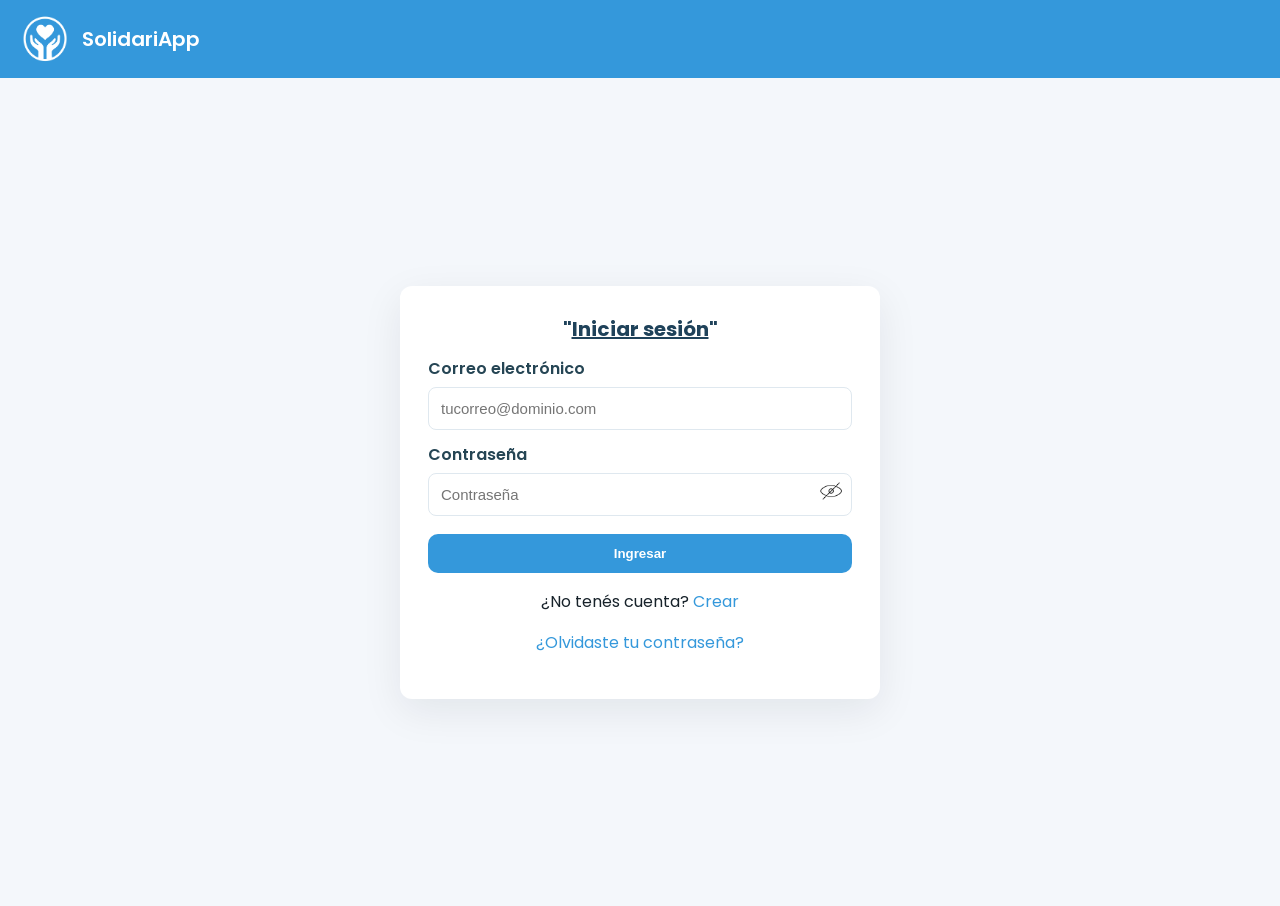
<file: login/login.html>
<!DOCTYPE html>
<html lang="es">
<head>
  <meta charset="utf-8" />
  <meta name="viewport" content="width=device-width,initial-scale=1" />
  <title>Login — SolidariApp</title>
  <link href="https://fonts.googleapis.com/css2?family=Poppins:wght@400;600&display=swap" rel="stylesheet">
  <link rel="stylesheet" href="login.css" />
  <script defer src="login.js"></script>
</head>
<body>
  <header class="topbar">
    <img src="img/logo_header.png" alt="SolidariApp" class="brand-logo">
    <div class="brand-name"><a href="../index/index.html">SolidariApp</a></div>
  </header>

  <main class="main-area">
    <section class="card">
      <div id="alertBox" class="alert hidden"></div>

      <h2 class="card-title">"<u>Iniciar sesión</u>"</h2>

      <form id="loginForm" action="login.php" method="POST" novalidate>
        <label for="email">Correo electrónico</label>
        <input id="email" name="email" type="email" required placeholder="tucorreo@dominio.com" />

        <label for="password">Contraseña</label>
        <div class="password-container">
          <input id="password" name="password" type="password" required placeholder="Contraseña" autocomplete="current-password" />
          <img id="toggleIcon" src="img/eye_closed.png" alt="Mostrar" class="eye-icon" />
        </div>

        <button type="submit" class="btn">Ingresar</button>
      </form>

      <div class="links">
        <p>¿No tenés cuenta? <a href="../registro/registro.html">Crear</a></p>
        <p><a href="../recuperar/recuperar.html">¿Olvidaste tu contraseña?</a></p>
      </div>
    </section>
  </main>

  <!-- Muestra errores pasados por GET ?err=... -->
  <script>
    (function(){
      const params = new URLSearchParams(window.location.search);
      const err = params.get('err');
      if (err) {
        const box = document.getElementById('alertBox');
        box.textContent = decodeURIComponent(err);
        box.classList.remove('hidden');
        box.classList.add('error');
        box.classList.add('shake');
        setTimeout(()=>box.classList.remove('shake'),600);
      }
    })();
  </script>
</body>
</html>
</file>
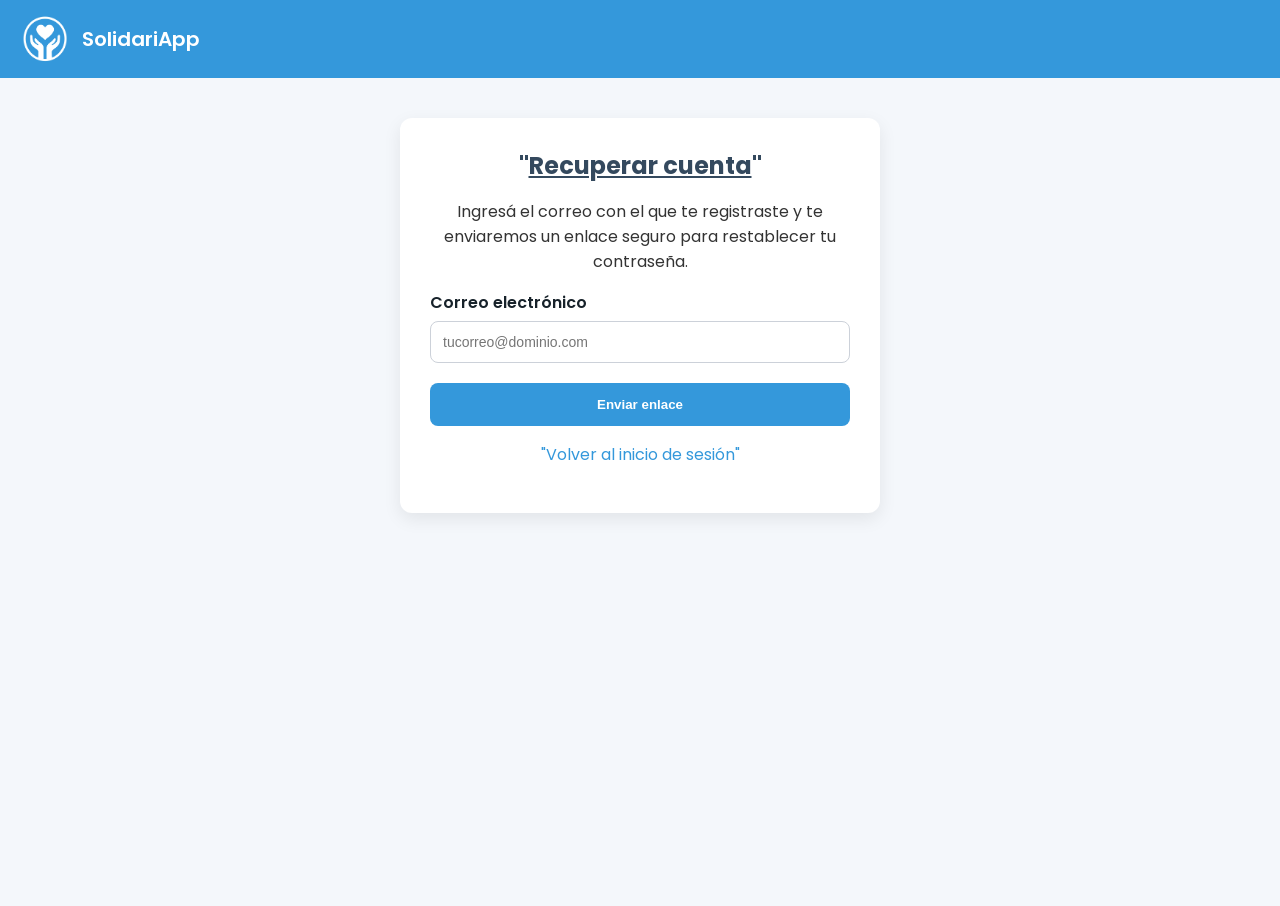
<file: recuperar/recuperar.html>
<!DOCTYPE html>
<html lang="es">
<head>
  <meta charset="UTF-8" />
  <meta name="viewport" content="width=device-width,initial-scale=1" />
  <title>Recuperar cuenta - SolidariApp</title>
  <link href="https://fonts.googleapis.com/css2?family=Poppins:wght@400;600&display=swap" rel="stylesheet">
  <link rel="stylesheet" href="recuperar.css">
</head>
<body>
  <header class="topbar">
    <img src="img/logo_header.png" alt="SolidariApp" class="brand-logo">
    <div class="brand-name">SolidariApp</div>
  </header>

  <main>
    <section class="form-section">
      <h2>"<u>Recuperar cuenta</u>"</h2>

      <p style="text-align:center;color:#333;">Ingresá el correo con el que te registraste y te enviaremos un enlace seguro para restablecer tu contraseña.</p>

      <form action="recuperar.php" method="POST" id="recuperarForm">
        <label for="email">Correo electrónico</label>
        <input type="email" id="email" name="email" required placeholder="tucorreo@dominio.com">

        <button type="submit">Enviar enlace</button>
      </form>

      <div class="link">
      <p><a href="../login/login.html">"Volver al inicio de sesión"</a></p>
      </div>

    </section>
  </main>
</body>
</html>
</file>
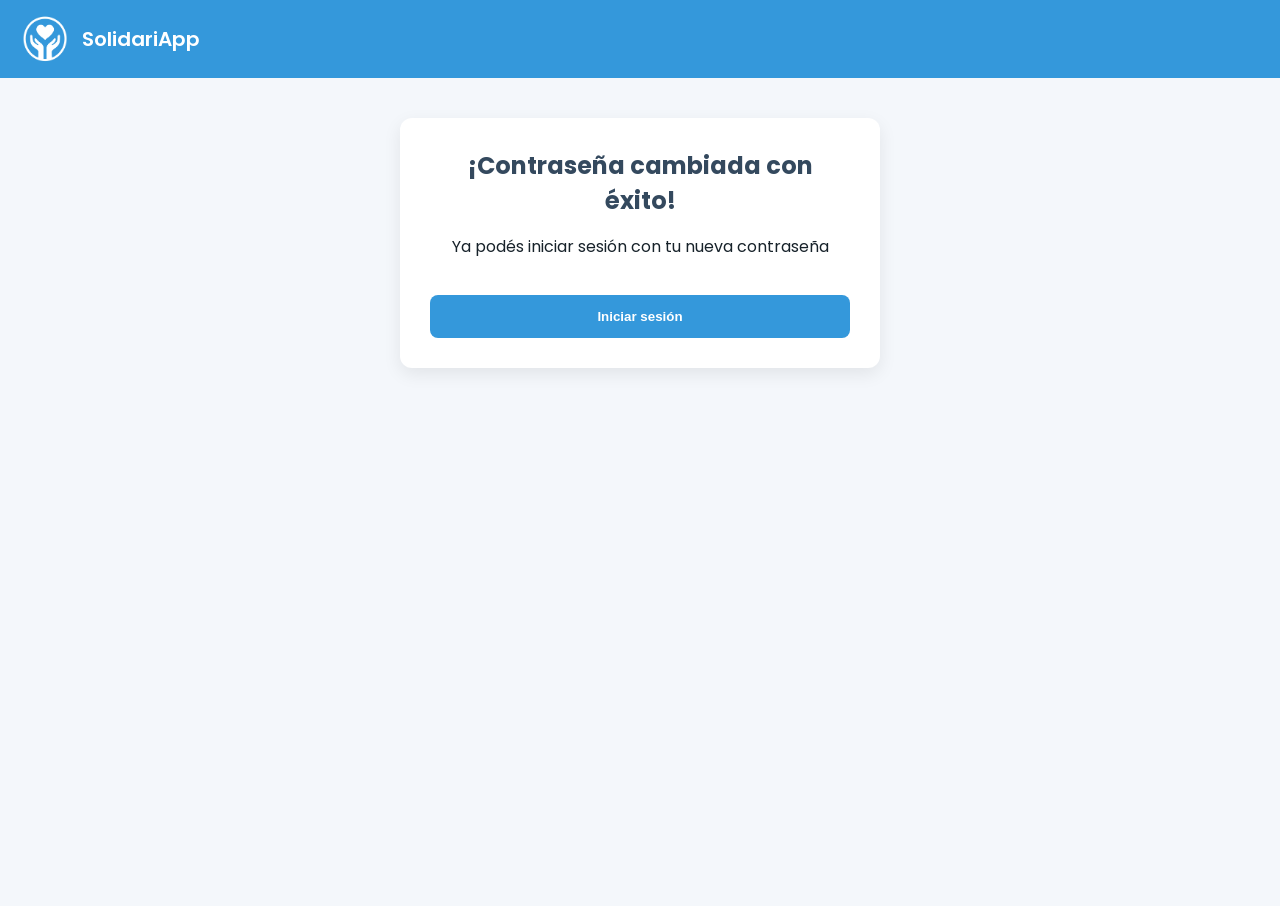
<file: recuperar/recuperar_exito.html>
<!DOCTYPE html>
<html lang="es">
<head>
  <meta charset="UTF-8" />
  <meta name="viewport" content="width=device-width,initial-scale=1" />
  <title>Contraseña restablecida - SolidariApp</title>
  <link href="https://fonts.googleapis.com/css2?family=Poppins:wght@400;600&display=swap" rel="stylesheet">
  <link rel="stylesheet" href="recuperar.css">
</head>
<body>
  <header class="topbar">
    <img src="img/logo_header.png" alt="SolidariApp" class="brand-logo">
    <div class="brand-name">SolidariApp</div>
  </header>

  <main>
    <section class="form-section">
      <h2>¡Contraseña cambiada con éxito!</h2>
      <p>Ya podés iniciar sesión con tu nueva contraseña</p>
      <a href="../login/login.html"><button>Iniciar sesión</button></a>
    </section>
  </main>
</body>
</html>
</file>
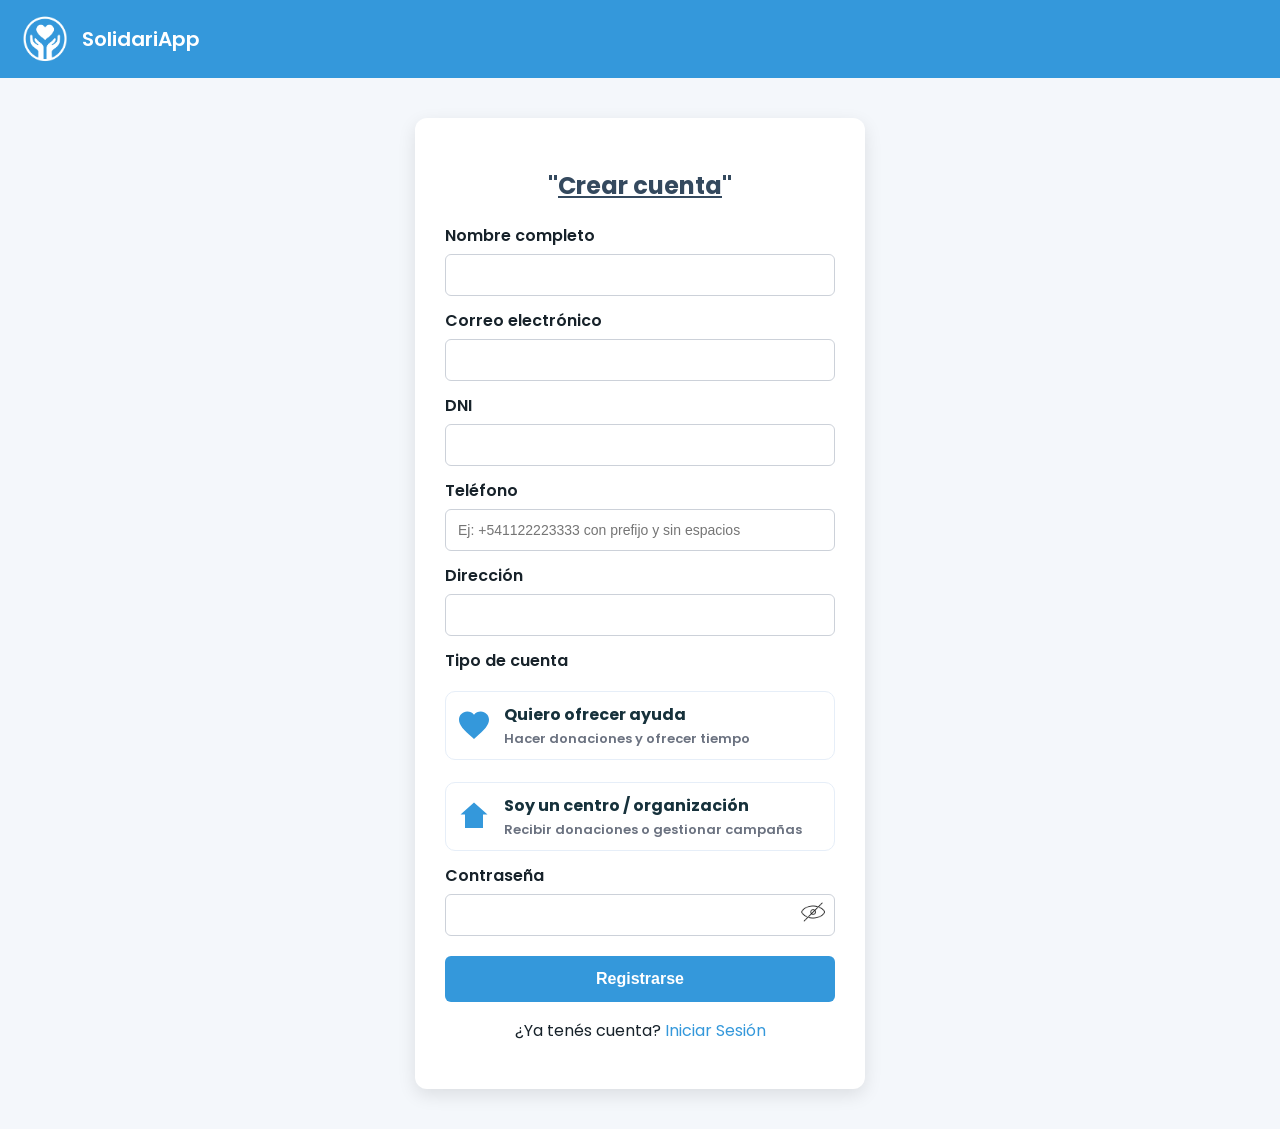
<file: registro/registro.html>
<!DOCTYPE html>
<html lang="es">
<head>
  <meta charset="UTF-8">
  <meta name="viewport" content="width=device-width, initial-scale=1.0">
  <title>Registro - SolidariApp</title>
  <link href="https://fonts.googleapis.com/css2?family=Poppins:wght@400;600&display=swap" rel="stylesheet">
  <link rel="stylesheet" href="registro.css">
</head>
<body>
  <header class="topbar">
    <img src="img/logo_header.png" alt="SolidariApp" class="brand-logo">
    <div class="brand-name"><a href="../index/index.html">SolidariApp</a></div>
  </header>

  <main>
    <section class="form-section">
      <h2>"<u>Crear cuenta</u>"</h2>
      <form action="registro.php" method="POST">
        <label for="nombre">Nombre completo</label>
        <input type="text" id="nombre" name="nombre" required>

        <label for="email">Correo electrónico</label>
        <input type="email" id="email" name="email" required>

        <label for="dni">DNI</label>
        <input type="text" id="dni" name="dni" required>

        <label for="telefono">Teléfono</label>
        <input type="text" id="telefono" name="telefono" required placeholder="Ej: +541122223333 con prefijo y sin espacios">

        <label for="direccion">Dirección</label>
        <input type="text" id="direccion" name="direccion" required>

        <!-- AÑADIDO: tipo de cuenta como radio-card (mantiene name="rol") -->
        <label style="margin-top:12px;font-weight:600;display:block;">Tipo de cuenta</label>
        <div class="role-group">
          <input type="radio" id="rol_donante" name="rol" value="donante" class="role-input">
          <label for="rol_donante" class="role-option">
            <!-- SVG icon (donante - corazón) -->
            <svg xmlns="http://www.w3.org/2000/svg" viewBox="0 0 24 24" class="role-icon" aria-hidden="true" fill="currentColor">
              <path d="M12 21.35l-1.45-1.32C5.4 15.36 2 12.28 2 8.5 
              2 5.42 4.42 3 7.5 3c1.74 0 3.41 0.81 4.5 2.09
              C13.09 3.81 14.76 3 16.5 3 19.58 3 22 5.42 22 8.5
              c0 3.78-3.4 6.86-8.55 11.54L12 21.35z"/>
            </svg>

            <div class="role-text">
              <div class="role-title">Quiero ofrecer ayuda</div>
              <div class="role-sub">Hacer donaciones y ofrecer tiempo</div>
            </div>
          </label>

          <input type="radio" id="rol_beneficiario" name="rol" value="beneficiario" class="role-input">
          <label for="rol_beneficiario" class="role-option">
            <!-- SVG icon (centro de donación - casa) -->
            <svg xmlns="http://www.w3.org/2000/svg" viewBox="0 0 24 24" class="role-icon" aria-hidden="true" fill="currentColor">
              <path d="M12 3l9 8h-3v9H6v-9H3l9-8z"/>
            </svg>
            <div class="role-text">
              <div class="role-title">Soy un centro / organización</div>
              <div class="role-sub">Recibir donaciones o gestionar campañas</div>
            </div>
          </label>
        </div>
        <!-- FIN AÑADIDO -->

        <label for="password">Contraseña</label>
        <div class="password-container">
          <input type="password" id="password" name="password" required>
          <img src="img/eye_closed.png" id="toggleIcon" class="toggle-password" alt="Mostrar/Ocultar">
        </div>

        <button type="submit">Registrarse</button>

        <div class="links">
          <p>¿Ya tenés cuenta? <a href="../login/login.html">Iniciar Sesión</a></p>
        </div>

      </form>
    </section>
  </main>

  <script src="registro.js"></script>
</body>
</html>
</file>
<file: login/login.css>
/* login.css */
:root{
  --blue:#3498db;
  --blue-dark:#2980b9;
  --bg:#f4f7fb;
  --card:#ffffff;
}
*{box-sizing:border-box}
body{
  margin:0;
  font-family:'Poppins',system-ui,-apple-system,Segoe UI,Roboto,Arial,sans-serif;
  background:var(--bg);
  color:#17222a;
  min-height:100vh;
}

/* header */
.topbar{
  display:flex;
  align-items:center;
  gap:12px;
  padding:14px 20px;
  background:var(--blue);
  color:white;
}
/* regla explícita para el logo: ancho fijo y mantener proporción */
.brand-logo{
  width:50px;
  height:auto;
  display:block;
  object-fit:contain;
  max-height:56px; /* evita que estire verticalmente si la imagen es muy alta */
}

/* nombre de la marca */
.brand-name{font-weight:600;font-size:20px}

.brand-name a {
  color: white;
  text-decoration: none;
}

/* layout */
.main-area{
  display:flex;
  justify-content:center;
  align-items:center;
  padding:28px;
  min-height:calc(100vh - 72px);
}

.card{
  width:100%;
  max-width:480px;
  background:var(--card);
  padding:28px;
  border-radius:12px;
  box-shadow:0 12px 40px rgba(7,22,43,0.08);
}

/* alert */
.alert{
  padding:10px 12px;
  border-radius:8px;
  margin-bottom:12px;
  font-weight:600;
  display:block;
}
.alert.hidden{display:none}
.alert.error{background:#ffecec;border:1px solid #ffbdbd;color:#8b0000}
.alert.success{background:#ecffef;border:1px solid #b9f7c2;color:#0a5c2c}

/* shake */
@keyframes shake {
  10%,90%{transform:translateX(-1px)}
  20%,80%{transform:translateX(2px)}
  30%,50%,70%{transform:translateX(-4px)}
  40%,60%{transform:translateX(4px)}
}
.shake{animation:shake .55s cubic-bezier(.36,.07,.19,.97)}

/* form */
.card-title{margin:0 0 12px;text-align:center;color:#1f425a;font-size:20px}
label{display:block;margin-top:12px;font-weight:600;color:#254554}
input{
  width:100%;
  padding:12px;
  margin-top:6px;
  border:1px solid #dfe8ef;
  border-radius:8px;
  font-size:15px;
  outline:none;
}
input:focus{box-shadow:0 4px 12px rgba(53,125,190,0.06);border-color:var(--blue)}

.btn{
  margin-top:18px;
  width:100%;
  padding:12px;
  background:var(--blue);
  color:white;
  border:0;
  border-radius:10px;
  font-weight:700;
  cursor:pointer;
}
.btn:hover{background:var(--blue-dark)}

.links{margin-top:14px;text-align:center}
.links a{color:var(--blue);text-decoration:none}

/* password container + eye icon */
.password-container{position:relative}
.eye-icon{
  position:absolute;
  right:10px;
  top:50%;
  transform:translateY(-50%);
  width:22px;height:22px;
  cursor:pointer;
  user-select:none;
}
</file>
<file: recuperar/recuperar.css>
:root{
    --blue:#3498db;
    --blue-dark:#2980b9;
    --bg:#f4f7fb;
    --card:#ffffff;
  }
  *{box-sizing:border-box}
  body{
    margin:0;
    font-family:'Poppins',system-ui,-apple-system,Segoe UI,Roboto,Arial,sans-serif;
    background:var(--bg);
    color:#17222a;
    min-height:100vh;
  }
  
  /* header */
  .topbar{
    display:flex;
    align-items:center;
    gap:12px;
    padding:14px 20px;
    background:var(--blue);
    color:white;
  }
  .brand-logo{
    width:50px;
    height:auto;
    display:block;
    object-fit:contain;
    max-height:56px;
  }
  .brand-name{font-weight:600;font-size:20px}
  
  /* layout + form */
  main{
    display:flex;
    justify-content:center;
    align-items:flex-start;
    padding:40px;
    min-height:calc(100vh - 72px);
  }
  .form-section{
    background:#fff;
    padding:30px;
    border-radius:12px;
    box-shadow:0 6px 18px rgba(0,0,0,0.08);
    width:100%;
    max-width:480px;
    text-align:center;
  }
  .form-section h2{margin:0 0 12px;color:#34495e}
  label{display:block;margin-top:12px;font-weight:600;text-align:left}
  input{width:100%;padding:12px;margin-top:6px;border:1px solid #ccd1d9;border-radius:8px;font-size:14px}
  button{margin-top:20px;width:100%;padding:14px;background:var(--blue);color:#fff;border:0;border-radius:8px;font-weight:700;cursor:pointer}
  button:hover{background:var(--blue-dark)}
  .message{padding:10px;border-radius:8px;margin-bottom:12px;font-weight:600}
  .message.success{background:#ecffef;border:1px solid #b9f7c2;color:#0a5c2c}
  .message.error{background:#ffecec;border:1px solid #ffbdbd;color:#8b0000}  

  .link{margin-top:14px;text-align:center}
  .link a{color:var(--blue);text-decoration:none}
</file>
<file: registro/registro.css>
/* registro.css */
:root{
  --blue:#3498db;
  --blue-dark:#2980b9;
  --bg:#f4f7fb;
  --card:#ffffff;
}
*{box-sizing:border-box}

/* Tipografía y reset */
body{
  margin:0;
  font-family:'Poppins',system-ui,-apple-system,Segoe UI,Roboto,Arial,sans-serif;
  background:var(--bg);
  color:#17222a;
  min-height:100vh;
}

/* header (idéntico a login.css) */
.topbar{
  display:flex;
  align-items:center;
  gap:12px;
  padding:14px 20px;
  background:var(--blue);
  color:white;
}
.brand-logo{
  width:50px;
  height:auto;
  display:block;
  object-fit:contain;
  max-height:56px;
}
.brand-name{font-weight:600;font-size:20px}

.brand-name a {
  color: white;
  text-decoration: none;
}

/* Formulario */
main {
  flex: 1;
  display: flex;
  justify-content: center;
  align-items: flex-start;
  padding: 40px;
}

.form-section {
  background: white;
  padding: 30px;
  border-radius: 12px;
  box-shadow: 0 6px 18px rgba(0,0,0,0.1);
  width: 100%;
  max-width: 450px;
}

.form-section h2 {
  text-align: center;
  margin-bottom: 20px;
  color: #34495e;
}

label {
  font-weight: 600;
  display: block;
  margin-top: 12px;
}

/* MODIFICADO: incluye select/radio-card para que tenga el mismo estilo que inputs */
input, select {
  width: 100%;
  padding: 12px;
  margin-top: 6px;
  border: 1px solid #ccd1d9;
  border-radius: 6px;
  font-size: 14px;
  background: #fff;
}

button {
  margin-top: 20px;
  width: 100%;
  padding: 14px;
  background: #3498db;
  color: white;
  border: none;
  border-radius: 6px;
  cursor: pointer;
  font-size: 16px;
  font-weight: 600;
}

button:hover {
  background: #2980b9;
}

/* Contenedor del input de contraseña */
.password-container {
  position: relative;
  display: flex;
  align-items: center;
}

.password-container input {
  width: 100%;
  padding-right: 45px; /* espacio para el ojito */
}

.toggle-password {
  position: absolute;
  right: 10px;
  cursor: pointer;
  width: 24px;
  height: 24px;
  user-select: none;
}

.links{margin-top:14px;text-align:center}
.links a{color:var(--blue);text-decoration:none}

/* ===== estilos para role-group (radio-card) ===== */
.role-group{
  display:flex;
  flex-direction:column;
  gap:10px;
  margin-top:6px;
}

/* ocultamos visualmente el radio button */
.role-input { display:none; }

.role-option{
  display:flex;
  gap:12px;
  align-items:center;
  border-radius:10px;
  padding:10px;
  border:1px solid #e6eef8;
  background:#fff;
  cursor:pointer;
  transition: box-shadow .15s, transform .06s, border-color .12s;
}
.role-option:hover{ transform: translateY(-2px); box-shadow: 0 8px 20px rgba(0,0,0,0.06); }

.role-icon{ width:36px; height:36px; flex:0 0 36px; color:var(--blue); }

.role-text{ display:flex; flex-direction:column; }
.role-title{ font-weight:700; color:#16313b; }
.role-sub{ font-size:13px; color:#6b7280; margin-top:2px; }

/* estilo cuando el radio está checked -> usar selector: input:checked + label */
.role-input:checked + .role-option{
  background:#eef6ff;
  border-color:var(--blue);
  box-shadow:0 6px 18px rgba(52,152,219,0.12);
}
</file>
